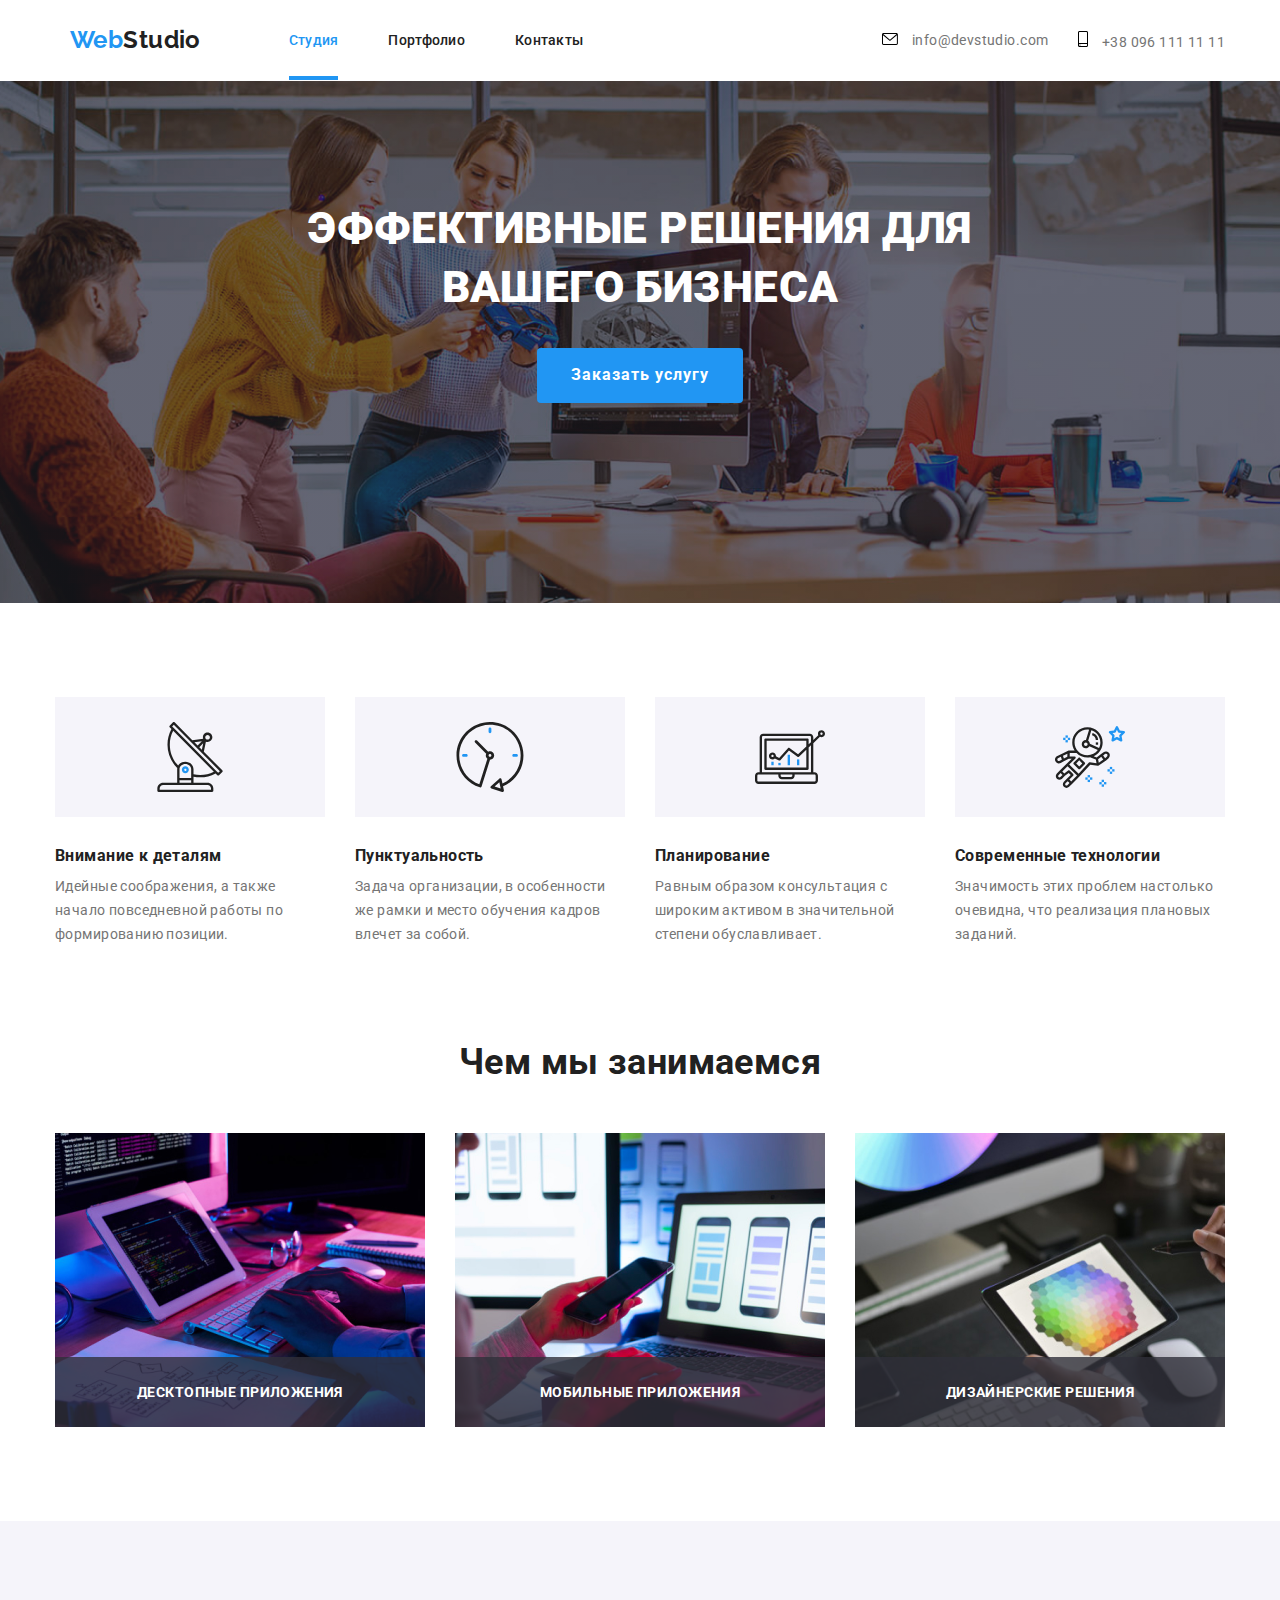
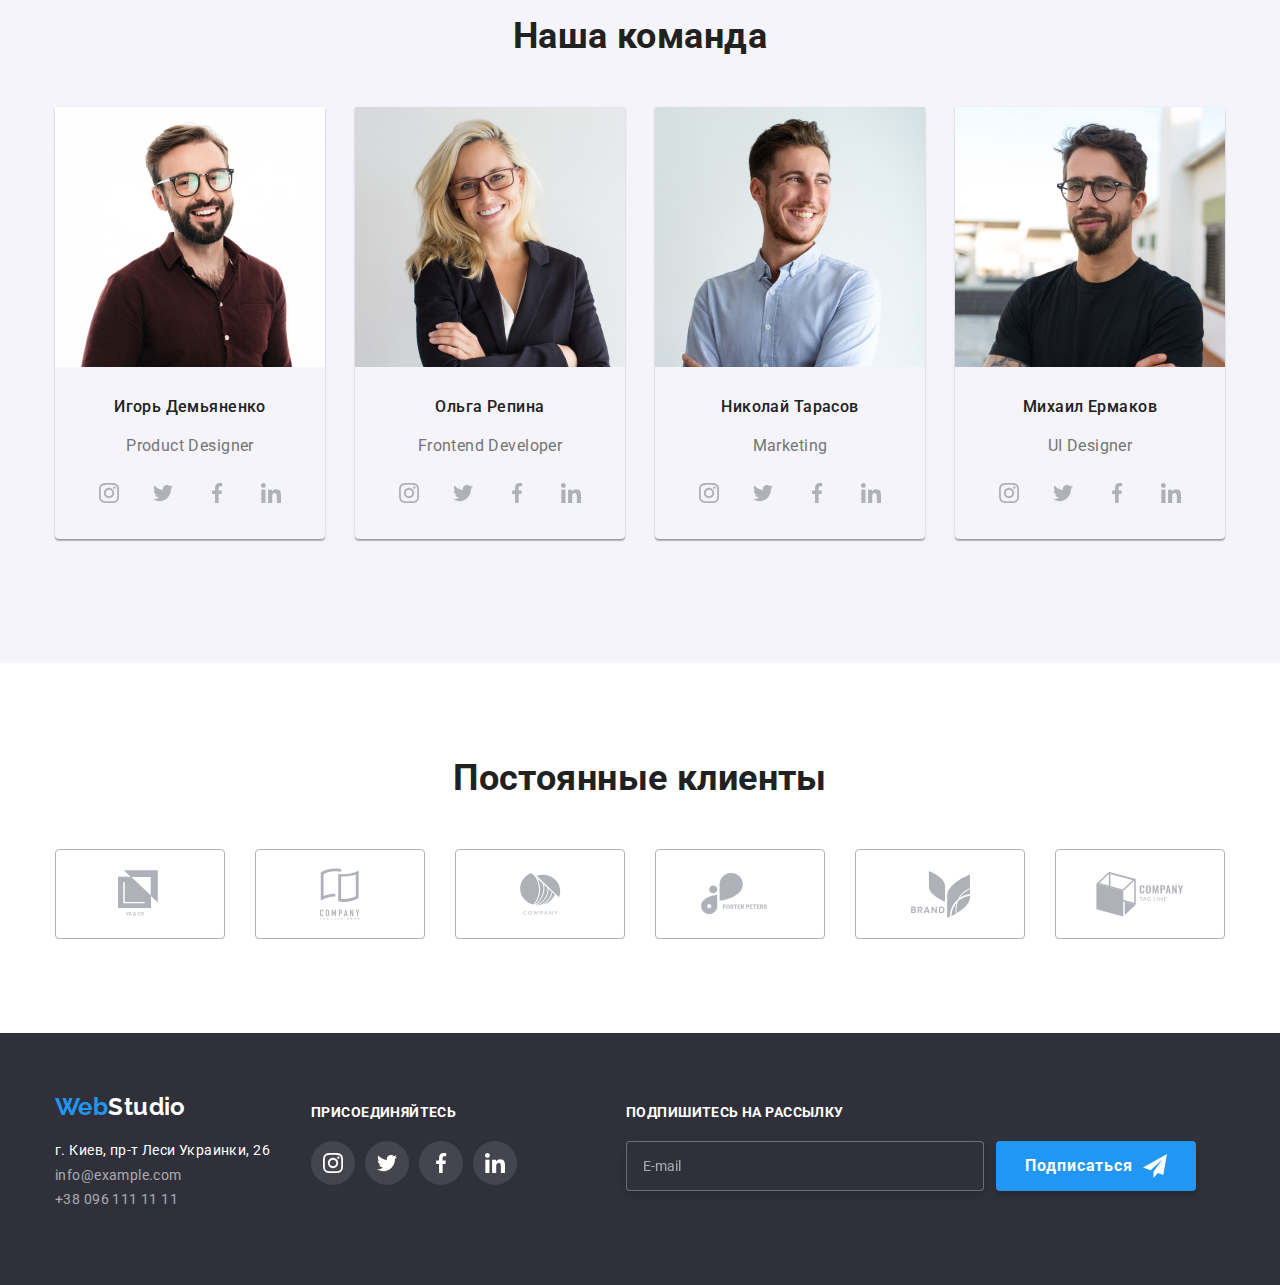
<file: index.html>
<!DOCTYPE html>
<html lang="ru">
<head>
    <meta charset="UTF-8">
    <meta http-equiv="X-UA-Compatible" content="IE=edge">
    <meta name="viewport" content="width=device-width, initial-scale=1.0">
    <title>Студия</title>
    <link rel="preconnect" href="https://fonts.gstatic.com">
    <link href="https://fonts.googleapis.com/css2?family=Raleway:wght@700&family=Roboto:wght@400;500;700;900&display=swap" rel="stylesheet">
    <link rel="stylesheet" href="./modern-normalize.css"/>
    <link rel="stylesheet" href="./css/main.min.css"/>
</head>
<body>
    <!-- Header -->
    <header class="header-section"> 
                <!-- Navigation -->
        <div class="header container">
            <nav class="nav">
                <a href="index.html" class="logo"><span class="logo-accent">Web</span>Studio</a>
                <ul class="nav-list list">
                    <li class="nav-item"><a href="index.html"  class="nav-title-link nav-link-hover current list">Студия</a></li>
                    <li class="nav-item"><a href="portfolio.html" class="nav-title-link nav-link-hover list">Портфолио</a></li>
                    <li class="nav-item"><a href="" class="nav-title-link nav-link-hover list">Контакты</a></li>
                </ul>
            </nav>
            <button class="mobile-open-btn" data-menu-button>
                <svg class="mobile-open-icon">
                    <use href="./images/sprite/sprite.svg#icon-menu"></use>
                </svg>
            </button>
            <ul class="contacts-list list">
                <li class="contacts-item">
                    <a href="mailto:info@devstudio.com" class="contacts-link list">
                        <svg class="svg-mail">
                            <use href="./images/sprite/sprite.svg#icon-envelope"></use>
                        </svg>
                        info@devstudio.com</a>
                </li>
                <li class="contacts-item">
                    <a href="tel+380961111111" class="contacts-link list">
                        <svg class="svg-tell">
                            <use href="./images/sprite/sprite.svg#icon-smartphone"></use>
                        </svg>
                        +38 096 111 11 11</a>
                </li>
            </ul>
        </div>
        <div class="mobile-menu" data-menu>
            <button class="mobile-close-menu-btn" data-menu-close>
                <svg class="mobile-close-menu-icon">
                    <use href="./images/sprite/sprite.svg#icon-close-mobile"></use>
                </svg>
            </button>
            <ul class="mobile-menu-list list">
                <li class="mobile-menu-item">
                    <a href="" class="mobile-menu-list-link list current">Студия</a>
                </li>
                <li class="mobile-menu-item">
                    <a href="" class="mobile-menu-list-link list">Портфолио</a>
                </li>
                <li class="mobile-menu-item">
                    <a href="" class="mobile-menu-list-link list">Контакты</a>
                </li>
            </ul>
            <ul class="mobile-contacts-list list">
                <li class="mobile-contact-item">
                    <a href="tel+380961111111" class="mobile-contacts-link list current">+38 096 111 11 11</a>
                </li>
                <li class="mobile-contact-item">
                    <a href="mailto:info@devstudio.com" class="mobile-contacts-link list special-info">info@devstudio.com</a>
                </li>
            </ul>
            <ul class="mobile-social-list list">
                <li class="mobile-social-item">
                    <a href="" class="mobile-social-list-link list">Instagram</a>
                </li>
                <li class="mobile-social-item">
                    <a href="" class="mobile-social-list-link list">Twitter</a>
                </li>
                <li class="mobile-social-item">
                    <a href="" class="mobile-social-list-link list">Facebook</a>
                </li>
                <li class="mobile-social-item">
                    <a href="" class="mobile-social-list-link list">LinkedIn</a>
                </li>
            </ul>
        </div>
    </header>
    <!--Main-content -->
    <main>   
        <!-- Hero -->
            <div class="hero-overlay">
                 <div class="hero-container">
                    <h1 class="hero-title">Эффективные решения для вашего бизнеса</h1>
                    <button type="button" class="modal-btn-hero" data-modal-open>Заказать услугу</button>
                </div>
            </div>
        </section>
        <!-- Наши преимущества -->
        <section class="advantages section">
            <div class="container">
                <h2 class="visually-hidden">Наши преимущества</h2>
                <ul class="advantages-list list">
                    <li class="advantages-item antenna">
                        <h3 class="advantages-title">Внимание к деталям</h3>
                        <p class="advantages-text">Идейные соображения, а также начало повседневной работы по формированию позиции.</p>
                    </li>
                    <li class="advantages-item clock">
                        <h3 class="advantages-title">Пунктуальность</h3>
                        <p class="advantages-text">Задача организации, в особенности же рамки и место обучения кадров влечет за собой.
                        </p>
                    </li>
                    <li class="advantages-item diagram">
                        <h3 class="advantages-title">Планирование</h3>
                        <p class="advantages-text">Равным образом консультация с широким активом в значительной степени обуславливает.
                        </p>
                    </li>
                    <li class="advantages-item item astronaut">
                        <h3 class="advantages-title">Современные технологии</h3>
                        <p class="advantages-text">Значимость этих проблем настолько очевидна, что реализация плановых заданий.</p>
                    </li>
                </ul>
            </div>
        </section>
        <!-- business -->
        <section class="business section no-padding">
            <div class="container">
                <h2 class="section-title">Чем мы занимаемся</h2>
                <ul class="business-list list">
                    <li class="business-item">
                        <picture>
                            <source srcset="./images/business/business1-x2.jpg 2x">
                            <img src="./images/business/business1-x1.jpg" alt="Работа за ноутбуком1">
                        </picture>
                        <p class="bussiness-lable">Десктопные приложения</p>
                    </li>
                    <li class="business-item">
                        <picture>
                            <source srcset="./images/business/business2-x2.jpg 2x">
                            <img src="./images/business/business2-x1.jpg" alt="Работа за ноутбуком2">
                        </picture>
                        <p class="bussiness-lable">Мобильные приложения</p>
                    </li>
                    <li class="business-item">
                        <picture>
                            <source srcset="./images/business/business3-x2.jpg 2x">
                            <img src="./images/business/business3-x1.jpg" alt="Работа за ноутбуком3">
                        </picture>
                        <p class="bussiness-lable">Дизайнерские решения</p>
                    </li>
                </ul>
            </div>
        </section>
        <!-- Team -->
        <section class="team section gray-background">
            <div class="container">
                <h2 class="section-title">Наша команда</h2>
                <ul class="team-list list">
                    <li class="team-item">
                        <div class="thumb">
                            <picture>
                                <source srcset="./images/team/team1-desctopx1.jpg 1x, ./images/team/team1-desctopx2.jpg 2x" media="(min-width: 1200px)">
                                <source srcset="./images/team/team1-tabletx1.jpg 1x, ./images/team/team1-tabletx2.jpg 2x" media="(min-width: 768px)">
                                <source srcset="./images/team/team1-x2.jpg 2x" media="(min-width: 320px)">
                                <img src="./images/team/team1-x1.jpg" alt="Игорь Демьяненко"
                                />
                            </picture>
                         </div>
                        <div class="team-text-container">
                            <h3 class="team-title">Игорь Демьяненко</h3>
                            <p class="team-text">Product Designer</p>
                            <ul class="team-social-list list">
                                <li class="team-social-item">
                                    <a href="" class="social-link list">
                                        <svg class="team-social-icon">
                                            <use href="./images/sprite/sprite.svg#icon-instagram2"></use>
                                        </svg>
                                    </a>
                                </li>
                                <li class="team-social-item">
                                    <a href="" class="social-link list">
                                        <svg class="team-social-icon">
                                            <use href="./images/sprite/sprite.svg#icon-twitter1"></use>
                                        </svg>
                                    </a>
                                </li>
                                <li class="team-social-item">
                                    <a href="" class="social-link list">
                                        <svg class="team-social-icon">
                                            <use href="./images/sprite/sprite.svg#icon-facebook1"></use>
                                        </svg>
                                    </a>
                                </li>
                                <li class="team-social-item">
                                    <a href="" class="social-link list">
                                        <svg class="team-social-icon">
                                            <use href="./images/sprite/sprite.svg#icon-linkedin1"></use>
                                        </svg>
                                    </a>
                                </li>
                            </ul>
                        </div>
                    </li>
                    <li class="team-item">
                        <div class="thumb">
                            <picture>
                                <source srcset="./images/team/team2-desctopx1.jpg 1x, ./images/team/team2-desctopx2.jpg 2x" media="(min-width: 1200px)">
                                <source srcset="./images/team/team2-tabletx1.jpg, ./images/team/team2-tabletx2.jpg" media="(min-width:768px)">
                                <source srcset="./images/team/team2-x2.jpg 2x" media="(min-width: 320px)">
                                <img src="./images/team/team2-x1.jpg" alt="Ольга Репина"
                                />
                            </picture>
                        </div>
                        <div class="team-text-container">
                            <h3 class="team-title">Ольга Репина</h3>
                            <p class="team-text">Frontend Developer</p>
                            <ul class="team-social-list list">
                                <li class="team-social-item">
                                    <a href="" class="social-link list">
                                        <svg class="team-social-icon">
                                            <use href="./images/sprite/sprite.svg#icon-instagram2"></use>
                                        </svg>
                                    </a>
                                </li>
                                <li class="team-social-item">
                                    <a href="" class="social-link list">
                                        <svg class="team-social-icon">
                                            <use href="./images/sprite/sprite.svg#icon-twitter1"></use>
                                        </svg>
                                    </a>
                                </li>
                                <li class="team-social-item">
                                    <a href="" class="social-link list">
                                        <svg class="team-social-icon">
                                            <use href="./images/sprite/sprite.svg#icon-facebook1"></use>
                                        </svg>
                                    </a>
                                </li>
                                <li class="team-social-item">
                                    <a href="" class="social-link list">
                                        <svg class="team-social-icon">
                                            <use href="./images/sprite/sprite.svg#icon-linkedin1"></use>
                                        </svg>
                                    </a>
                                </li>
                            </ul>
                        </div>
                    </li>
                    <li class="team-item">
                        <div class="thumb">
                            <picture>
                                <source srcset="./images/team/team3-desctopx1.jpg 1x, ./images/team/team3-desctopx2.jpg 2x" media="(min-width:1200px)">
                                <source srcset="./images/team/team3-tabletx1.jpg 1x, ./images/team/team3-tabletx2.jpg 2x" media="(min-width:768px)">
                                <source srcset="./images/team/team3-x2.jpg 2x" media="(min-width:320px)">
                                <img src="./images/team/team3-x1.jpg" alt="Николай Тарасов"
                                />
                            </picture>
                        </div>
                        <div class="team-text-container">
                            <h3 class="team-title">Николай Тарасов</h3>
                            <p class="team-text">Marketing</p>
                            <ul class="team-social-list list">
                                <li class="team-social-item">
                                    <a href="" class="social-link list">
                                        <svg class="team-social-icon">
                                            <use href="./images/sprite/sprite.svg#icon-instagram2"></use>
                                        </svg>
                                    </a>
                                </li>
                                <li class="team-social-item">
                                    <a href="" class="social-link list">
                                        <svg class="team-social-icon">
                                            <use href="./images/sprite/sprite.svg#icon-twitter1"></use>
                                        </svg>
                                    </a>
                                </li>
                                <li class="team-social-item">
                                    <a href="" class="social-link list">
                                        <svg class="team-social-icon">
                                            <use href="./images/sprite/sprite.svg#icon-facebook1"></use>
                                        </svg>
                                    </a>
                                </li>
                                <li class="team-social-item">
                                    <a href="" class="social-link list">
                                        <svg class="team-social-icon">
                                            <use href="./images/sprite/sprite.svg#icon-linkedin1"></use>
                                        </svg>
                                    </a>
                                </li>
                            </ul>
                        </div>
                    </li>
                    <li class="team-item">
                        <div class="thumb">
                            <picture>
                                <source srcset="./images/team/team4-desctopx1.jpg 1x, ./images/team/team4-desctopx2.jpg 2x" media="(min-width: 1200px)">
                                <source srcset="./images/team/team4-tabletx1.jpg, ./images/team/team4-tabletx2.jpg 2x" media="(min-width: 768px)">
                                <source srcset="./images/team/team4-x2.jpg 2x" media="(min-width:320px)">
                                <img src="./images/team/team4-x1.jpg" alt="Михаил Ермаков"
                                />
                            </picture>
                        </div>
                        <div class="team-text-container">
                            <h3 class="team-title">Михаил Ермаков</h3>
                            <p class="team-text">UI Designer</p>
                            <ul class="team-social-list list">
                                <li class="team-social-item">
                                    <a href="" class="social-link list">
                                        <svg class="team-social-icon">
                                            <use href="./images/sprite/sprite.svg#icon-instagram2"></use>
                                        </svg>
                                    </a>
                                </li>
                                <li class="team-social-item">
                                    <a href="" class="social-link list">
                                        <svg class="team-social-icon">
                                            <use href="./images/sprite/sprite.svg#icon-twitter1"></use>
                                        </svg>
                                    </a>
                                </li>
                                <li class="team-social-item">
                                    <a href="" class="social-link list">
                                        <svg class="team-social-icon">
                                            <use href="./images/sprite/sprite.svg#icon-facebook1"></use>
                                        </svg>
                                    </a>
                                </li>
                                <li class="team-social-item">
                                    <a href="" class="social-link list">
                                        <svg class="team-social-icon">
                                            <use href="./images/sprite/sprite.svg#icon-linkedin1"></use>
                                        </svg>
                                    </a>
                                </li>
                            </ul>
                        </div>
                    </li>
                </ul>
            </div>
            
        </section>

    </main>
    <!-- Our partners -->
    <section class="parthners section">
        <div class="parthners-container container">
            <h2 class="section-title">Постоянные клиенты</h2>
            <ul class="parthners-list list">
                <li class="parthners-list-item">
                    <a href="" class="parthners-list-link list">
                        <svg class="parthners-list-icon" width="44px" height="49px">
                            <use href="./images/sprite/sprite.svg#icon-logo1"></use>
                        </svg>
                    </a>
                </li>
                <li class="parthners-list-item">
                    <a href="" class="parthners-list-link list">
                        <svg class="parthners-list-icon" width="40px" height="52px">
                            <use href="./images/sprite/sprite.svg#icon-logo2"></use>
                        </svg>
                    </a>
                </li>
                <li class="parthners-list-item">
                    <a href="" class="parthners-list-link list">
                        <svg  class="parthners-list-icon" width="41px" height="42px">
                            <use href="./images/sprite/sprite.svg#icon-logo3"></use>
                        </svg>
                    </a>
                </li>
                <li class="parthners-list-item">
                    <a href="" class="parthners-list-link list">
                        <svg class="parthners-list-icon" width="79px" height="42px">
                            <use href="./images/sprite/sprite.svg#icon-logo4"></use>
                        </svg>
                    </a>
                </li>
                <li class="parthners-list-item">
                    <a href="" class="parthners-list-link list">
                        <svg class="parthners-list-icon" width="59px" height="47px">
                            <use href="./images/sprite/sprite.svg#icon-logo5"></use>
                        </svg>
                    </a>
                </li>
                <li class="parthners-list-item">
                    <a href="" class="parthners-list-link list">
                        <svg class="parthners-list-icon" width="88px" height="45px">
                            <use href="./images/sprite/sprite.svg#icon-logo6"></use>
                        </svg>
                    </a>
                </li>
            </ul>
        </div>
    </section>
    
    <!-- Footer -->
    <footer class="footer">
        <div class="footer-flex container">
            <div class="footer-flex-wrapper">
                <div class="footer-info-section">
                    <div class="footer-logo">
                        <a href="index.html" class="logo footer-logo "><span class="logo-accent">Web</span><span class="logo-studio-white">Studio</span></a>
                    </div>    
                    <address class="footer-address">г. Киев, пр-т Леси Украинки, 26</address>
                    <ul class="footer-list list">
                        <li class="footer-contacts-item"><a href="mailto:info@example.com" class="footer-contacts link">info@example.com</a></li>
                        <li class="footer-contacts-item"><a href="tel+380961111111" class="footer-contacts link">+38 096 111 11 11</a></li>
                    </ul>
                </div>
                <!-- _____________SOCIAL-LIST____________ -->
                <div class="footer-social-section">
                    <h2 class="footer-social-title">Присоединяйтесь</h2>
                    <ul class="footer-social-list list">
                        <li class="footer-social-item">
                            <a href="" class="social-link gray-theme list">
                                <svg class="footer-social-list-icon">
                                    <use href="./images/sprite/sprite.svg#icon-instagram2"></use>
                                </svg>
                            </a>
                        </li>
                        <li class="footer-social-item">
                            <a href="" class="social-link gray-theme list">
                                <svg class="footer-social-list-icon">
                                    <use href="./images/sprite/sprite.svg#icon-twitter1"></use>
                                </svg>
                            </a>
                        </li>
                        <li class="footer-social-item">
                            <a href="" class="social-link gray-theme list">
                                <svg class="footer-social-list-icon">
                                    <use href="./images/sprite/sprite.svg#icon-facebook1"></use>
                                </svg>
                            </a>
                        </li>
                        <li class="footer-social-item">
                            <a href="" class="social-link gray-theme list">
                                <svg class="footer-social-list-icon">
                                    <use href="./images/sprite/sprite.svg#icon-linkedin1"></use>
                                </svg>
                            </a>
                        </li>
                    </ul>
                </div>
            </div>
            <div class="footer-submit-section">
                <h2 class="footer-title">Подпишитесь на рассылку</h2>
                <form action="" class="submit-form">
                    <input name="submit-form-email" type="email" class="submit-input" placeholder="E-mail">
                    <button type="submit" class="submit-form-btn">Подписаться
                        <svg class="submit-form-icon" width="24px" height="24px">
                            <use href="./images/sprite/sprite.svg#icons-send"></use>
                        </svg>
                    </button>
                </form>
            </div>
        </div>
    </footer> 
    <!-- ________________BACKDROP______________ -->
    <div class="backdrop is-hidden" data-modal>
        <div class="modal">
           <button class="modal-close-btn" data-modal-close>
               <svg class="modal-close-logo">
                    <use href="./images/sprite/sprite.svg#icon-close"></use>
                </svg>
           </button>
           <!--------------------MODAL-FORM ------------------->
           <h2 class="modal-form-title">Оставьте свои данные, мы вам перезвоним</h2>
           <form action="" class="modal-form">
                <label class="modal-form-field">
                    Имя
                    <span class="modal-form-input-wrapper">
                            <input name="form-name" class="modal-form-input" type="text">
                        <svg class="modal-input-icon">
                            <use href="./images/sprite/sprite.svg#icon-person-black-modal"></use>
                        </svg>
                    </span>
                </label>
                <label  class="modal-form-field">
                    Телефон
                    <span class="modal-form-input-wrapper">
                        <input name="form-tell" class="modal-form-input" type="tel">
                    <svg class="modal-input-icon">
                        <use href="./images/sprite/sprite.svg#icon-phone-black-modal"></use>
                    </svg>
                    </span>
                </label>
                <label class="modal-form-field">
                    Почта
                    <span class="modal-form-input-wrapper">
                            <input name="form-email" class="modal-form-input" type="email">
                        <svg class="modal-input-icon">
                            <use href="./images/sprite/sprite.svg#icon-email-black-modal"></use>
                        </svg>
                    </span>
                    
                </label>
                <label for="" class="modal-form-field">
                    Комментарий
                    <textarea name="form-field" class="modal-form-message" placeholder="Введите текст"></textarea>
                </label>
                <input id="form-term" name="form-term" type="checkbox" name="" class="modal-form-term visually-hidden">   
                <label for="form-term" class="modal-form-text-descr">Соглашаюсь с рассылкой и принимаю <a class="modal-form-desc-conditions" href="">Условия договора</a></label>  
                <button type="submit" class="submit-modal-button">Отправить</button>
           </form>
        </div>
    </div>

    <script src="./js/model.js"></script>
    <script src="./js/menu.js"></script>
</body>
</html>
</file>
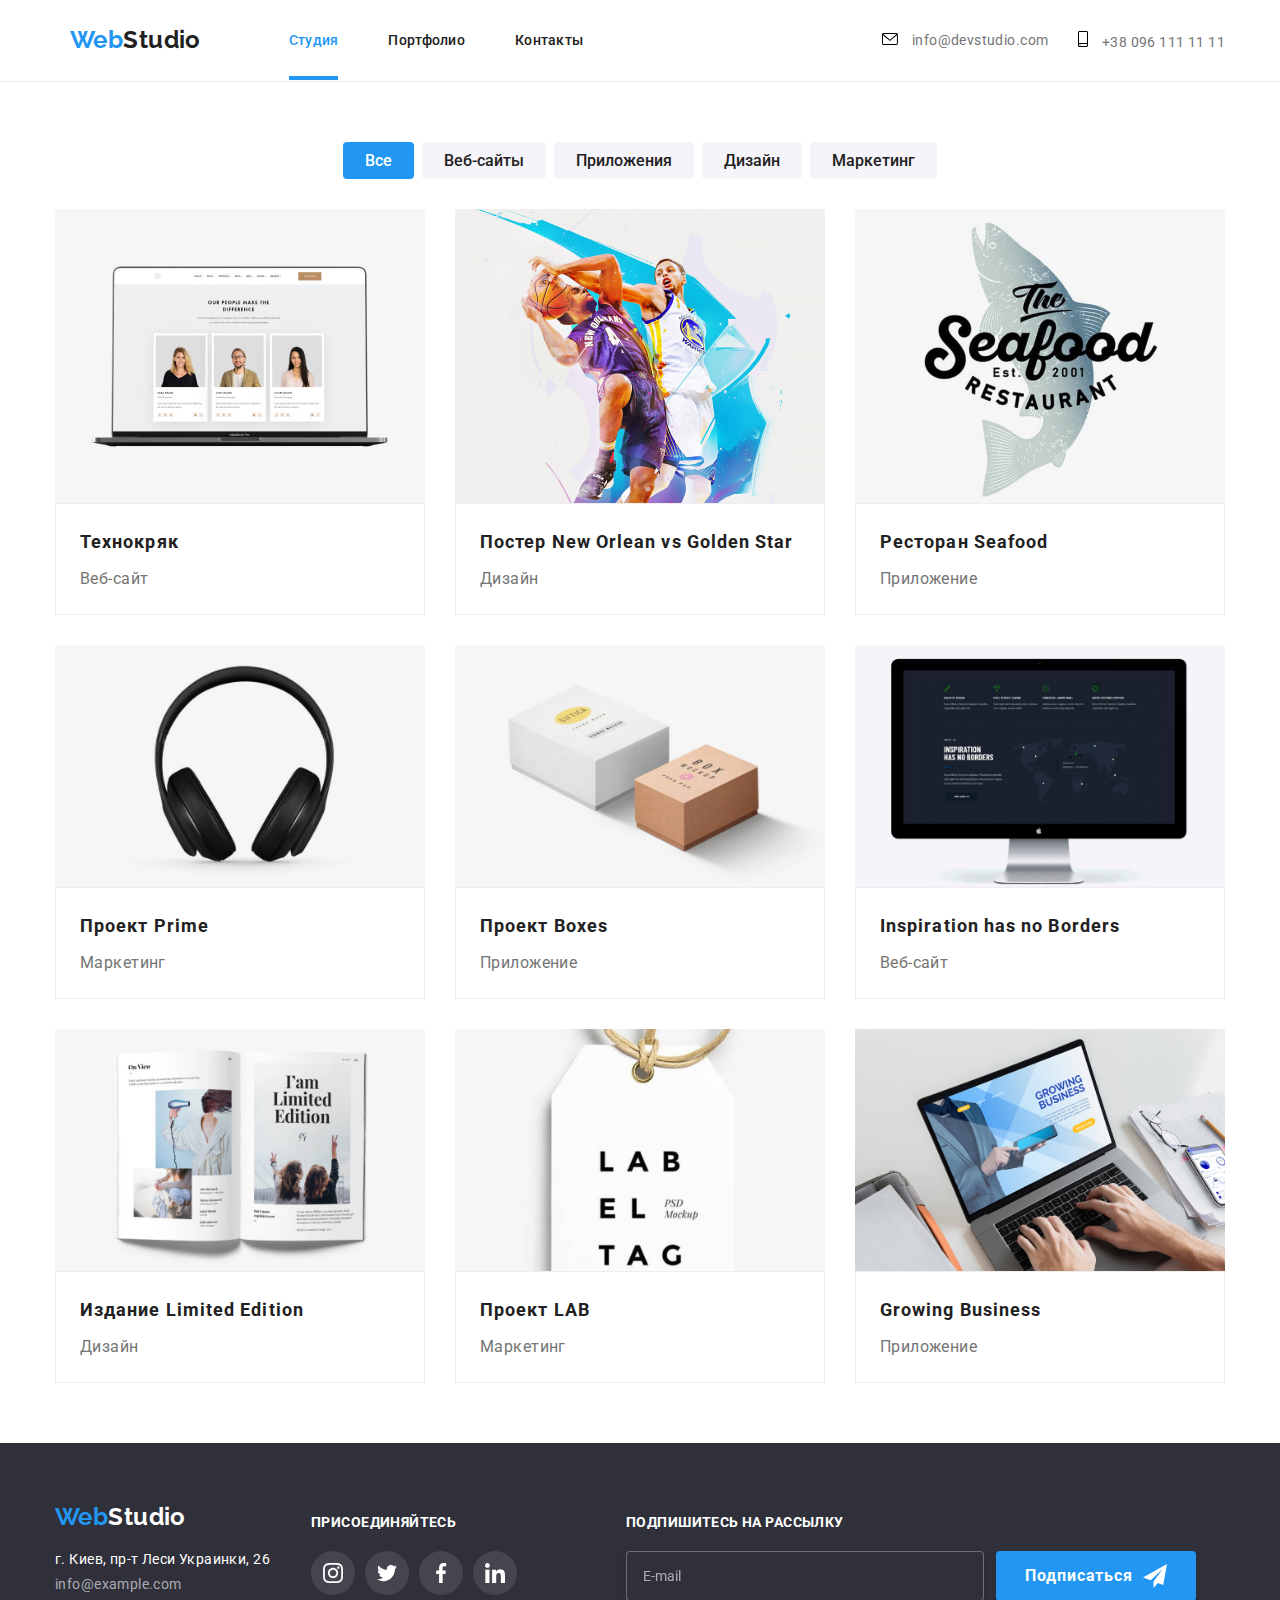
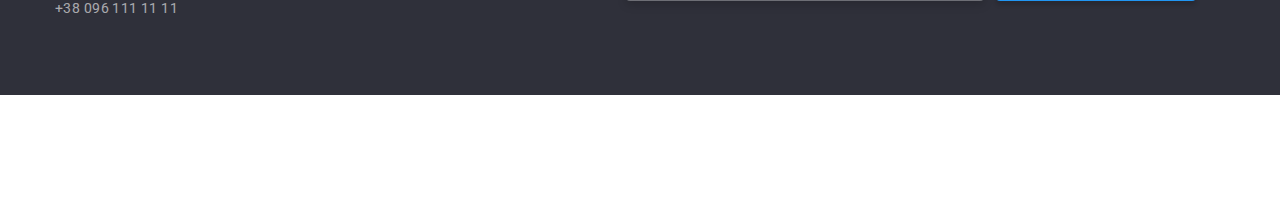
<file: portfolio.html>
<!DOCTYPE html>
<html lang="ru">
<head>
    <meta charset="UTF-8">
    <meta http-equiv="X-UA-Compatible" content="IE=edge">
    <meta name="viewport" content="width=device-width, initial-scale=1.0">
    <title>Портфолио</title>
    <link rel="preconnect" href="https://fonts.gstatic.com">
    <link href="https://fonts.googleapis.com/css2?family=Raleway:wght@700&family=Roboto:wght@400;500;700;900&display=swap" rel="stylesheet">
    <link rel="stylesheet" href="https://cdnjs.cloudflare.com/ajax/libs/modern-normalize/1.0.0/modern-normalize.min.css"/>
    <link rel="stylesheet" href="./css/main.min.css">
</head>
<body>
    <!-- Header -->
    <header class="header-section border"> 
                <!-- Navigation -->
        <div class="header container">
            <nav class="nav">
                <a href="index.html" class="logo"><span class="logo-accent">Web</span>Studio</a>
                <ul class="nav-list list">
                    <li class="nav-item"><a href="index.html"  class="nav-title-link nav-link-hover current list">Студия</a></li>
                    <li class="nav-item"><a href="portfolio.html" class="nav-title-link nav-link-hover list">Портфолио</a></li>
                    <li class="nav-item"><a href="" class="nav-title-link nav-link-hover list">Контакты</a></li>
                </ul>
            </nav>
            <button class="mobile-open-btn" data-menu-button>
                <svg class="mobile-open-icon">
                    <use href="./images/sprite/sprite.svg#icon-menu"></use>
                </svg>
            </button>
            <ul class="contacts-list list">
                <li class="contacts-item">
                    <a href="mailto:info@devstudio.com" class="contacts-link list">
                        <svg class="svg-mail">
                            <use href="./images/sprite/sprite.svg#icon-envelope"></use>
                        </svg>
                        info@devstudio.com</a>
                </li>
                <li class="contacts-item">
                    <a href="tel+380961111111" class="contacts-link list">
                        <svg class="svg-tell">
                            <use href="./images/sprite/sprite.svg#icon-smartphone"></use>
                        </svg>
                        +38 096 111 11 11</a>
                </li>
            </ul>
        </div>
        <div class="mobile-menu" data-menu>
            <button class="mobile-close-menu-btn" data-menu-close>
                <svg class="mobile-close-menu-icon">
                    <use href="./images/sprite/sprite.svg#icon-close-mobile"></use>
                </svg>
            </button>
            <ul class="mobile-menu-list list">
                <li class="mobile-menu-item">
                    <a href="" class="mobile-menu-list-link list current">Студия</a>
                </li>
                <li class="mobile-menu-item">
                    <a href="" class="mobile-menu-list-link list">Портфолио</a>
                </li>
                <li class="mobile-menu-item">
                    <a href="" class="mobile-menu-list-link list">Контакты</a>
                </li>
            </ul>
            <ul class="mobile-contacts-list list">
                <li class="mobile-contact-item">
                    <a href="tel+380961111111" class="mobile-contacts-link list current">+38 096 111 11 11</a>
                </li>
                <li class="mobile-contact-item">
                    <a href="mailto:info@devstudio.com" class="mobile-contacts-link list special-info">info@devstudio.com</a>
                </li>
            </ul>
            <ul class="mobile-social-list list">
                <li class="mobile-social-item">
                    <a href="" class="mobile-social-list-link list">Instagram</a>
                </li>
                <li class="mobile-social-item">
                    <a href="" class="mobile-social-list-link list">Twitter</a>
                </li>
                <li class="mobile-social-item">
                    <a href="" class="mobile-social-list-link list">Facebook</a>
                </li>
                <li class="mobile-social-item">
                    <a href="" class="mobile-social-list-link list">LinkedIn</a>
                </li>
            </ul>
        </div>
        <div class="mobile-menu" data-menu>
            <button class="mobile-close-menu-btn" data-menu-close>
                <svg class="mobile-close-menu-icon">
                    <use href="./images/sprite/sprite.svg#icon-close-mobile"></use>
                </svg>
            </button>
            <ul class="mobile-menu-list list">
                <li class="mobile-menu-item">
                    <a href="" class="mobile-menu-list-link list current">Студия</a>
                </li>
                <li class="mobile-menu-item">
                    <a href="" class="mobile-menu-list-link list">Портфолио</a>
                </li>
                <li class="mobile-menu-item">
                    <a href="" class="mobile-menu-list-link list">Контакты</a>
                </li>
            </ul>
            <ul class="mobile-contacts-list list">
                <li class="mobile-contact-item">
                    <a href="tel+380961111111" class="mobile-contacts-link list current">+38 096 111 11 11</a>
                </li>
                <li class="mobile-contact-item">
                    <a href="mailto:info@devstudio.com" class="mobile-contacts-link list special-info">info@devstudio.com</a>
                </li>
            </ul>
            <ul class="mobile-social-list list">
                <li class="mobile-social-item">
                    <a href="" class="mobile-social-list-link list">Instagram</a>
                </li>
                <li class="mobile-social-item">
                    <a href="" class="mobile-social-list-link list">Twitter</a>
                </li>
                <li class="mobile-social-item">
                    <a href="" class="mobile-social-list-link list">Facebook</a>
                </li>
                <li class="mobile-social-item">
                    <a href="" class="mobile-social-list-link list">LinkedIn</a>
                </li>
            </ul>
        </div>
    </header>
    <!-- Main-content -->
    <main>
        <!-- <h2>Фильтры</h2> -->
        <section class="filter section">
            <div class="container">
                <ul class="filter-list list">
                    <li class="filter-item"><button type="button" class="filter-button current-filter">Все</button></li>
                    <li class="filter-item"><button type="button" class="filter-button">Веб-сайты</button></li>
                    <li class="filter-item"><button type="button" class="filter-button">Приложения</button></li>
                    <li class="filter-item"><button type="button" class="filter-button">Дизайн</button></li>
                    <li class="filter-item"><button type="button" class="filter-button">Маркетинг</button></li>
                </ul>
                <!-- <h2>Список</h2> -->
                <ul class="project-list list">
                    <li class="project-item list">
                        <div class="project-hover-icon list">
                            <a href="" class="project-hover-icon list">
                                <div class="project-thumb">
                                    <p class="project-overlay">Технокряк это современная площадка распространения коронавируса. Компании используют эту платформу для цифрового шпионажа и атак на защищённые сервера конкурентов.</p>
                                    <picture>
                                        <source srcset="./images/project/project1-pcx1.jpg 1x, ./images/project/project1-pcx2.jpg 2x" media="(min-width:1200px)">
                                        <source srcset="./images/project/project1-tabletx1.jpg 1x, ./images/project/project1-tabletx2.jpg 2x" media="(min-width:768px)">
                                        <source srcset="./images/project/projectx2.jpg 2x" media="(min-width:320px)"/>
                                        <img src="./images/project/projectx1.jpg" alt="Технокряк" />
                                    </picture>
                                </div>
                                <div class="project-text-container">
                                    <h3 class="projects-title">Технокряк</h3>
                                    <p class="project-text">Веб-сайт</p>
                                </div>
                            </a>
                        </div>
                    </li>
                    <li class="project-item">
                        <div class="project-hover-icon">
                            <a href="" class="project-hover-icon list">
                                <div class="project-thumb">
                                    <picture>
                                        <source srcset="./images/project/project2-pcx1.jpg 1x, ./images/project/project2-pcx2.jpg 2x" media="(min-width:1200px)">
                                        <source srcset="./images/project/project2-tabletx1.jpg 1x, ./images/project/project2-tabletx2.jpg 2x" media="(min-width:768px)">
                                        <source srcset="./images/project/project1-x2.jpg 2x" media="(min-width:320px)"/>
                                        <img src="./images/project/project1-x1.jpg" alt="New orlean vs Golden star"/>
                                    </picture>
                                    <p class="project-overlay">Технокряк это современная площадка распространения коронавируса. Компании используют эту платформу для цифрового шпионажа и атак на защищённые сервера конкурентов.</p>
                                </div>
                                <div class="project-text-container">
                                    <h3 class="projects-title">Постер New Orlean vs Golden Star </h3>
                                    <p class="project-text">Дизайн</p>
                                </div>
                            </a>
                        </div>
                    </li>
                    <li class="project-item">
                        <div class="project-hover-icon">
                            <a href="" class="project-hover-icon list">
                                <div class="project-thumb">
                                    <picture>
                                        <source srcset="./images/project/project3-pcx1.jpg 1x, ./images/project/project3-pcx2.jpg 2x" media="(min-width:1200px)">
                                        <source srcset="./images/project/project3-tabletx1.jpg 1x, ./images/project/project3-tabletx2.jpg 2x" media="(min-width:768px)">
                                        <source srcset="./images/project/project2-x2.jpg 2x" media="(min-width:320px)"/>
                                        <img src="./images/project/project2-x1.jpg" alt="Seafood" />
                                    </picture>
                                    <p class="project-overlay">Технокряк это современная площадка распространения коронавируса. Компании используют эту платформу для цифрового шпионажа и атак на защищённые сервера конкурентов.</p>
                                </div>
                                <div class="project-text-container">
                                    <h3 class="projects-title">Ресторан Seafood</h3>
                                    <p class="project-text">Приложение</p>
                                </div>
                            </a>    
                        </div>
                    </li>
                    <li class="project-item">
                        <div class="project-hover-icon">
                            <a href="" class="project-hover-icon list">
                                <div class="project-thumb">
                                    <picture>
                                        <source srcset="./images/project/project4-pcx1.jpg 1x, ./images/project/project4-pcx2.jpg 2x" media="(min-width:1200px)">
                                        <source srcset="./images/project/project4-tabletx1.jpg 1x, ./images/project/project4-tabletx2.jpg 2x" media="(min-width:768px)">
                                        <source srcset="./images/project/project3-x2.jpg 2x" media="(min-width:320px)"/>
                                        <img src="./images/project/project3-x1.jpg" alt="Prime"/>
                                    </picture>
                                    <p class="project-overlay">Технокряк это современная площадка распространения коронавируса. Компании используют эту платформу для цифрового шпионажа и атак на защищённые сервера конкурентов.</p>
                                </div>
                                <div class="project-text-container">
                                    <h3 class="projects-title">Проект Prime</h3>
                                    <p class="project-text">Маркетинг</p>
                                </div>
                            </a>
                        </div>
                    </li>
                    <li class="project-item">
                        <div class="project-hover-icon">
                            <a href="" class="project-hover-icon list">
                                <div class="project-thumb">
                                    <picture>
                                        <source srcset="./images/project/project5-pcx1.jpg 1x, ./images/project/project5-pcx2.jpg 2x" media="(min-width:1200px)">
                                        <source srcset="./images/project/project5-tabletx1.jpg 1x, ./images/project/project5-tabletx2.jpg 2x" media="(min-width:768px)">
                                        <source srcset="./images/project/project4-x2.jpg 2x" media="(min-width:320px)"/>
                                        <img src="./images/project/project4-x1.jpg" alt="Boxes" />
                                    </picture>
                                    <p class="project-overlay">Технокряк это современная площадка распространения коронавируса. Компании используют эту платформу для цифрового шпионажа и атак на защищённые сервера конкурентов.</p>
                                </div>
                                <div class="project-text-container">
                                    <h3 class="projects-title">Проект Boxes</h3>
                                    <p class="project-text">Приложение</p>
                                </div>
                            </a>    
                        </div>
                    </li>
                    <li class="project-item">
                        <div class="project-hover-icon">
                            <a href="" class="project-hover-icon list">
                                <div class="project-thumb">
                                    <picture>
                                        <source srcset="./images/project/project6-pcx1.jpg 1x, ./images/project/project6-pcx2.jpg 2x" media="(min-width:1200px)">
                                        <source srcset="./images/project/project6-tabletx1.jpg 1x, ./images/project/project6-tabletx2.jpg 2x" media="(min-width:768px)">
                                        <source srcset="./images/project/project5-x2.jpg 2x" media="(min-width:320px)"/>
                                        <img src="./images/project/project5-x1.jpg" alt="Inspiration has no Borders" />
                                    </picture>
                                    <p class="project-overlay">Технокряк это современная площадка распространения коронавируса. Компании используют эту платформу для цифрового шпионажа и атак на защищённые сервера конкурентов.</p>
                                </div>
                                <div class="project-text-container">
                                    <h3 class="projects-title">Inspiration has no Borders</h3>
                                    <p class="project-text">Веб-сайт</p>
                                </div>
                            </a>
                        </div>
                    </li>
                        <li class="project-item">
                            <div class="project-hover-icon">
                            <a href="" class="project-hover-icon list">
                                <div class="project-thumb">
                                    <picture>
                                        <source srcset="./images/project/project7-pcx1.jpg 1x, ./images/project/project7-pcx2.jpg 2x" media="(min-width:1200px)">
                                        <source srcset="./images/project/project7-tabletx1.jpg 1x, ./images/project/project7-tabletx2.jpg 2x" media="(min-width:768px)">
                                        <source srcset="./images/project/project6-x2.jpg 2x" media="(min-width:320px)"/>
                                        <img src="./images/project/project6-x1.jpg" alt="Limited Edition"/>
                                    </picture>
                                    <p class="project-overlay">Технокряк это современная площадка распространения коронавируса. Компании используют эту платформу для цифрового шпионажа и атак на защищённые сервера конкурентов.</p>
                                </div>
                                <div class="project-text-container">
                                    <h3 class="projects-title">Издание Limited Edition</h3>
                                    <p class="project-text">Дизайн</p>
                                </div>
                            </a>
                            </div>
                    </li>
                    <li class="project-item">
                        <div class="project-hover-icon">
                            <a href="" class="project-hover-icon list">
                                <div class="project-thumb">
                                    <picture>
                                        <source srcset="./images/project/project8-pcx1.jpg 1x, ./images/project/project8-pcx2.jpg 2x" media="(min-width:1200px)">
                                        <source srcset="./images/project/project8-tabletx1.jpg 1x, ./images/project/project8-tabletx2.jpg 2x" media="(min-width:768px)">
                                        <source srcset="./images/project/project7-x2.jpg 2x" media="(min-width:320px)"/>
                                        <img src="./images/project/project7-x1.jpg" alt="LAB" />
                                    </picture>
                                    <p class="project-overlay">Технокряк это современная площадка распространения коронавируса. Компании используют эту платформу для цифрового шпионажа и атак на защищённые сервера конкурентов.</p>
                                </div>
                                <div class="project-text-container">
                                    <h3 class="projects-title">Проект LAB</h3>
                                    <p class="project-text">Маркетинг</p>
                                </div>
                            </a>
                        </div>  
                    </li>
                    <li class="project-item">
                        <div class="project-hover-icon">
                            <a href="" class="project-hover-icon list">
                                <div class="project-thumb">
                                    <picture>
                                        <source srcset="./images/project/project9-pcx1.jpg 1x, ./images/project/project9-pcx2.jpg 2x" media="(min-width:1200px)">
                                        <source srcset="./images/project/project9-tabletx1.jpg 1x, ./images/project/project9-tabletx2.jpg 2x" media="(min-width:768px)">
                                        <source srcset="./images/project/project8-x2.jpg 2x" media="(min-width:320px)"/>
                                        <img src="./images/project/project8-x1.jpg" alt="Growing Business" />
                                    </picture>
                                    <p class="project-overlay">Технокряк это современная площадка распространения коронавируса. Компании используют эту платформу для цифрового шпионажа и атак на защищённые сервера конкурентов.</p>
                                </div>
                                <div class="project-text-container">
                                    <h3 class="projects-title">Growing Business</h3>
                                    <p class="project-text">Приложение</p>
                                </div>
                            </a>
                        </div>
                    </li>
                </ul>
            </div>
        </section>
    </main> 
    <!-- Footer -->
    <footer class="footer">
        <div class="footer-flex container">
            <div class="footer-flex-wrapper">
                <div class="footer-info-section">
                    <div class="footer-logo">
                        <a href="index.html" class="logo footer-logo "><span class="logo-accent">Web</span><span class="logo-studio-white">Studio</span></a>
                    </div>    
                    <address class="footer-address">г. Киев, пр-т Леси Украинки, 26</address>
                    <ul class="footer-list list">
                        <li class="footer-contacts-item"><a href="mailto:info@example.com" class="footer-contacts link">info@example.com</a></li>
                        <li class="footer-contacts-item"><a href="tel+380961111111" class="footer-contacts link">+38 096 111 11 11</a></li>
                    </ul>
                </div>
                <!-- _____________SOCIAL-LIST____________ -->
                <div class="footer-social-section">
                    <h2 class="footer-social-title">Присоединяйтесь</h2>
                    <ul class="footer-social-list list">
                        <li class="footer-social-item">
                            <a href="" class="social-link gray-theme list">
                                <svg class="footer-social-list-icon">
                                    <use href="./images/sprite/sprite.svg#icon-instagram2"></use>
                                </svg>
                            </a>
                        </li>
                        <li class="footer-social-item">
                            <a href="" class="social-link gray-theme list">
                                <svg class="footer-social-list-icon">
                                    <use href="./images/sprite/sprite.svg#icon-twitter1"></use>
                                </svg>
                            </a>
                        </li>
                        <li class="footer-social-item">
                            <a href="" class="social-link gray-theme list">
                                <svg class="footer-social-list-icon">
                                    <use href="./images/sprite/sprite.svg#icon-facebook1"></use>
                                </svg>
                            </a>
                        </li>
                        <li class="footer-social-item">
                            <a href="" class="social-link gray-theme list">
                                <svg class="footer-social-list-icon">
                                    <use href="./images/sprite/sprite.svg#icon-linkedin1"></use>
                                </svg>
                            </a>
                        </li>
                    </ul>
                </div>
            </div>
            <div class="footer-submit-section">
                <h2 class="footer-title">Подпишитесь на рассылку</h2>
                <form action="" class="submit-form">
                    <input name="submit-form-email" type="email" class="submit-input" placeholder="E-mail">
                    <button type="submit" class="submit-form-btn">Подписаться
                        <svg class="submit-form-icon" width="24px" height="24px">
                            <use href="./images/sprite/sprite.svg#icons-send"></use>
                        </svg>
                    </button>
                </form>
            </div>
        </div>
    </footer> 

    <script src="./js/menu.js"></script>
</body>
</html>
</file>
<file: css/main.min.css>
:root{--primery-text-color: #757575;--title-text-color: #212121;--accent-color: #2196f3;--white-color: #ffffff;--primery-background: #f5f4fa;--second-background: #2f303a;--third-backgound: #e5e5e5;--contacts-footer: rgba(255, 255, 255, 0.6)}.visually-hidden{position:absolute !important;clip:rect(1px 1px 1px 1px);clip:rect(1px, 1px, 1px, 1px);padding:0 !important;border:0 !important;height:1px !important;width:1px !important;overflow:hidden}.is-hidden{opacity:0;visibility:hidden;pointer-events:none}.section.no-padding{padding-top:0}body{background-color:var(--white-color);color:var(--primery-text-color);font-family:'Roboto', sans-serif;font-size:14px;font-weight:400;font-style:normal;letter-spacing:0.03em}h1,h2,h3,p,ul,ol{margin-top:0;margin-bottom:0}img{display:block;max-width:100%;height:auto}.list{list-style:none;text-decoration:none;padding:0;margin:0}.nav-list .current{color:var(--accent-color)}.nav-list .current::after{opacity:1}.container{width:100%;padding:0 15px}@media screen and (min-width: 480px){.container{width:480px;margin:0 auto}}@media screen and (min-width: 768px){.container{width:768px;margin:0 auto}}@media screen and (min-width: 1200px){.container{width:1200px;margin:0 auto}}.section{padding:60px 0}@media screen and (min-width: 1200px){.section{padding:94px 0}}.filter-button{color:var(--title-text-color);background-color:var(--primery-background);font-weight:500;font-size:16px;line-height:1.62;padding:6px 22px;cursor:pointer;border-radius:4px;border:none;outline:none;-webkit-transition-property:color,background-color;transition-property:color,background-color;-webkit-transition-duration:250ms;transition-duration:250ms;-webkit-transition-timing-function:cubic-bezier(0.4, 0, 0.2, 1);transition-timing-function:cubic-bezier(0.4, 0, 0.2, 1)}.filter-button:active{color:var(--white-color);background-color:var(--accent-color)}.modal-btn-hero{color:var(--white-color);background-color:var(--accent-color);border-radius:4px;display:inline-block;text-align:center;border-color:transparent;font-weight:700;font-size:16px;margin-top:30px;margin-bottom:118px;padding:10px 32px;line-height:1.9;letter-spacing:0.06em;cursor:pointer;outline:none;-webkit-transition-property:background-color;transition-property:background-color;-webkit-transition-duration:250ms;transition-duration:250ms;-webkit-transition-timing-function:cubic-bezier(0.4, 0, 0.2, 1);transition-timing-function:cubic-bezier(0.4, 0, 0.2, 1)}.modal-btn-hero:hover,.modal-btn-hero:focus{background-color:#188ce8}@media screen and (min-width: 1200px){.modal-btn-hero{margin-bottom:200px}}.submit-form-btn{width:200px;height:50px;background-color:var(--accent-color);color:var(--white-color);display:-webkit-box;display:-ms-flexbox;display:flex;-webkit-box-align:center;-ms-flex-align:center;align-items:center;-webkit-box-pack:center;-ms-flex-pack:center;justify-content:center;font-family:'Roboto',sans-serif;font-weight:700;font-size:16px;line-height:1.87;-webkit-box-shadow:0px 4px 4px rgba(0,0,0,0.15);box-shadow:0px 4px 4px rgba(0,0,0,0.15);border-radius:4px;letter-spacing:0.06em;cursor:pointer;border:none}.submit-form-btn:focus{outline:none}@media screen and (max-width: 1199px){.submit-form-btn{margin-top:20px}}.submit-modal-button{width:200px;height:50px;margin:30px auto;cursor:pointer;color:var(--white-color);background-color:var(--accent-color);-webkit-box-shadow:0px 4px 4px rgba(0,0,0,0.15);box-shadow:0px 4px 4px rgba(0,0,0,0.15);border-radius:4px;border:none;font-family:'Roboto',sans-serif;font-weight:700;font-size:16px;line-height:1.87;-webkit-transition-property:background-color;transition-property:background-color;-webkit-transition-duration:250ms;transition-duration:250ms;-webkit-transition-timing-function:cubic-bezier(0.4, 0, 0.2, 1);transition-timing-function:cubic-bezier(0.4, 0, 0.2, 1)}.modal-form-button:hover,.modal-form-button:focus{background-color:#188CE8;outline:none}.section-title{color:var(--title-text-color);margin-bottom:30px;font-weight:700;font-size:28px;line-height:1.17;text-align:center}@media screen and (min-width: 1200px){.section-title{font-size:36px;margin-bottom:50px}}.logo{color:var(--title-text-color);font-family:'Raleway', sans-serif;font-weight:700;font-size:24px;line-height:1.19;text-decoration:none;-webkit-transition-property:color;transition-property:color;-webkit-transition-duration:250ms;transition-duration:250ms;-webkit-transition-timing-function:cubic-bezier(0.4, 0, 0.2, 1);transition-timing-function:cubic-bezier(0.4, 0, 0.2, 1)}.logo:hover,.logo:focus{color:var(--accent-color)}.footer-logo{margin-bottom:20px}.logo-accent{color:var(--accent-color)}.logo-studio-white{color:#fff}.backdrop{position:fixed;top:0;left:0;width:100vw;height:100vh;background-color:rgba(0,0,0,0.2);-webkit-transition-property:opacity,visibility;transition-property:opacity,visibility;-webkit-transition-duration:250ms;transition-duration:250ms;-webkit-transition-timing-function:cubic-bezier(0.4, 0, 0.2, 1);transition-timing-function:cubic-bezier(0.4, 0, 0.2, 1)}.modal{position:absolute;top:50%;left:50%;-webkit-transform:translate(-50%, -50%);transform:translate(-50%, -50%);height:94%;width:94%;max-width:450px;max-height:610px;height:609px;padding:40px;background-color:var(--white-color);-webkit-box-shadow:0px 1px 3px rgba(0,0,0,0.12),0px 1px 1px rgba(0,0,0,0.14),0px 2px 1px rgba(0,0,0,0.2);box-shadow:0px 1px 3px rgba(0,0,0,0.12),0px 1px 1px rgba(0,0,0,0.14),0px 2px 1px rgba(0,0,0,0.2);border-radius:4px}@media screen and (max-width: 480px){.modal{overflow-y:scroll}}@media screen and (min-width: 768px) and (max-width: 1199px){.modal{max-width:450px;max-height:609px}}@media screen and (min-width: 1200px){.modal{max-width:528px;max-width:581px}}.modal-close-btn{border-radius:50%;position:absolute;top:8px;right:8px;width:30px;height:30px;background-color:var(--white-color);border:1px solid rgba(0,0,0,0.1);cursor:pointer;outline:0}.modal-close-logo{position:absolute;top:50%;left:50%;-webkit-transform:translate(-50%, -50%);transform:translate(-50%, -50%);width:18px;height:18px;-webkit-transition-property:hover;transition-property:hover;-webkit-transition-duration:250ms;transition-duration:250ms;-webkit-transition-timing-function:cubic-bezier(0.4, 0, 0.2, 1);transition-timing-function:cubic-bezier(0.4, 0, 0.2, 1)}.modal-close-btn:hover .modal-close-logo{fill:var(--accent-color)}.modal-form-title{width:100%;margin-bottom:12px;font-family:'Roboto',sans-serif;font-weight:700;font-size:20px;line-height:1.15;text-align:center;color:var(--title-text-color)}.modal-form{display:-webkit-box;display:-ms-flexbox;display:flex;-webkit-box-orient:vertical;-webkit-box-direction:normal;-ms-flex-direction:column;flex-direction:column}.modal-form-input{width:100%;height:40px;margin-top:4px;margin-bottom:10px;padding-left:42px;border:1px solid rgba(33,33,33,0.2);border-radius:4px;-webkit-transition-property:border-color;transition-property:border-color;-webkit-transition-duration:250ms;transition-duration:250ms;-webkit-transition-timing-function:cubic-bezier(0.4, 0, 0.2, 1);transition-timing-function:cubic-bezier(0.4, 0, 0.2, 1)}.modal-form-input:focus{outline:none;border-color:var(--accent-color)}.modal-form-input-wrapper{position:relative}.modal-input-icon{position:absolute;display:block;width:18px;height:18px;fill:var(--title-text-color);margin-left:12px;left:0;top:50%;-webkit-transform:translateY(-50%);transform:translateY(-50%);-webkit-transition-property:fill;transition-property:fill;-webkit-transition-duration:250ms;transition-duration:250ms;-webkit-transition-timing-function:cubic-bezier(0.4, 0, 0.2, 1);transition-timing-function:cubic-bezier(0.4, 0, 0.2, 1)}.modal-form-input:focus+.modal-input-icon{fill:var(--accent-color)}.modal-form-message{width:100%;height:120px;margin-top:4px;padding:12px 16px;border:1px solid rgba(33,33,33,0.2);border-radius:4px;resize:none;-webkit-transition-property:border-color;transition-property:border-color;-webkit-transition-duration:250ms;transition-duration:250ms;-webkit-transition-timing-function:cubic-bezier(0.4, 0, 0.2, 1);transition-timing-function:cubic-bezier(0.4, 0, 0.2, 1)}.modal-form-message:focus{outline:none;border-color:var(--accent-color)}.modal-form-text-descr{display:inline-block;text-align:center;vertical-align:center;width:100%;font-size:12px;line-height:1.16;margin-top:20px}.modal-form-text-descr::before{display:inline-block;content:'';margin-right:8px;width:16px;height:15px;background-image:url(../images/sprite/quarter.svg);-webkit-transition-property:background-image;transition-property:background-image;-webkit-transition-duration:250ms;transition-duration:250ms;-webkit-transition-timing-function:cubic-bezier(0.4, 0, 0.2, 1);transition-timing-function:cubic-bezier(0.4, 0, 0.2, 1)}.modal-form-term:checked+.modal-form-text-descr::before{border:none;background-image:url(../images/sprite/iconcheck.svg)}@media screen and (min-width: 1200px){.modal-form-text-descr{font-size:14px;line-height:1.71}}.modal-form-desc-conditions{color:var(--accent-color)}.social-link{display:-webkit-box;display:-ms-flexbox;display:flex;border-radius:50%;-webkit-box-align:center;-ms-flex-align:center;align-items:center;-webkit-box-pack:center;-ms-flex-pack:center;justify-content:center;padding:12px;width:44px;height:44px;border-radius:50%;-webkit-transition-property:background-color;transition-property:background-color;-webkit-transition-duration:250ms;transition-duration:250ms;-webkit-transition-timing-function:cubic-bezier(0.4, 0, 0.2, 1);transition-timing-function:cubic-bezier(0.4, 0, 0.2, 1)}.social-link:hover,.social-link:focus{background-color:var(--accent-color)}.social-link:hover .team-social-icon,.social-link:focus .team-social-icon{fill:white}@media screen and (max-width: 767px){.nav-list{display:none}}@media screen and (min-width: 768px){.nav-list{display:-webkit-box;display:-ms-flexbox;display:flex;margin-left:88px;-webkit-box-pack:center;-ms-flex-pack:center;justify-content:center;-webkit-box-align:center;-ms-flex-align:center;align-items:center}}.nav-item:not(:last-child){margin-right:50px}@media screen and (max-width: 767px){.nav{padding:16px 0}}@media screen and (min-width: 768px){.nav{display:-webkit-box;display:-ms-flexbox;display:flex;padding:26px 15px;-webkit-box-pack:justify;-ms-flex-pack:justify;justify-content:space-between}}.mobile-open-btn{padding:0;border:none;background-color:transparent;-webkit-transition-property:all;transition-property:all;-webkit-transition-duration:250ms;transition-duration:250ms;-webkit-transition-timing-function:cubic-bezier(0.4, 0, 0.2, 1);transition-timing-function:cubic-bezier(0.4, 0, 0.2, 1)}@media screen and (min-width: 768px){.mobile-open-icon{display:none}}.mobile-open-icon{width:40px;height:40px}.mobile-open-icon:hover{fill:var(--accent-color)}.header{display:-webkit-box;display:-ms-flexbox;display:flex;-webkit-box-align:center;-ms-flex-align:center;align-items:center;-webkit-box-pack:justify;-ms-flex-pack:justify;justify-content:space-between}.mobile-menu{display:inline-block;position:fixed;width:100vw;height:100vh;padding:48px 40px;max-width:480px;top:0;left:50%;-webkit-transform:translateX(-50%);transform:translateX(-50%);background-color:var(--white-color);opacity:0;visibility:hidden;pointer-events:none;-webkit-transition-property:all;transition-property:all;-webkit-transition-duration:250ms;transition-duration:250ms;-webkit-transition-timing-function:cubic-bezier(0.4, 0, 0.2, 1);transition-timing-function:cubic-bezier(0.4, 0, 0.2, 1);z-index:696969}.is-open{opacity:1;visibility:visible;pointer-events:auto}.mobile-close-menu-btn{position:absolute;top:8px;right:8px;padding:0;border:none;background-color:transparent}.mobile-close-menu-icon{width:40px;height:40px}.mobile-close-menu-icon:hover{fill:var(--accent-color)}.mobile-menu-list{display:-webkit-box;display:-ms-flexbox;display:flex;-webkit-box-orient:vertical;-webkit-box-direction:normal;-ms-flex-direction:column;flex-direction:column}.mobile-menu-item+.mobile-menu-item{margin-top:32px}.mobile-contacts-list{display:-webkit-box;display:-ms-flexbox;display:flex;-webkit-box-orient:vertical;-webkit-box-direction:normal;-ms-flex-direction:column;flex-direction:column;margin-top:302px}.mobile-contact-item:not(:last-child){margin-bottom:32px}.mobile-social-list{display:-webkit-box;display:-ms-flexbox;display:flex;margin-top:64px;-webkit-box-pack:center;-ms-flex-pack:center;justify-content:center}.mobile-social-item+.mobile-social-item{margin-left:20px}.mobile-social-item:not(:last-child){border-right:1px solid rgba(33,33,33,0.2)}.mobile-menu-list-link{font-weight:500;font-size:40px;line-height:1.17;letter-spacing:0.02em;color:var(--title-text-color)}.mobile-menu-list-link.current{color:var(--accent-color)}.mobile-contacts-link{font-weight:500;font-size:34px;color:var(--accent-color)}.mobile-contacts-link.special-info{font-size:24px;color:var(--primery-text-color)}.mobile-social-list-link{font-weight:500;font-size:18px;line-height:1.22;color:var(--accent-color);padding:0 10px}.border{border-bottom:1px solid #ececec}.header-section{display:-webkit-box;display:-ms-flexbox;display:flex}.svg-mail{width:16px;height:12px;margin-right:10px;-webkit-box-align:center;-ms-flex-align:center;align-items:center;-webkit-transition-property:fill;transition-property:fill;-webkit-transition-duration:250ms;transition-duration:250ms;-webkit-transition-timing-function:cubic-bezier(0.4, 0, 0.2, 1);transition-timing-function:cubic-bezier(0.4, 0, 0.2, 1)}.contacts-link:hover .svg-mail,.contacts-link:focus .svg-mail{fill:var(--accent-color)}.svg-tell{width:10px;height:16px;margin-right:10px;-webkit-box-align:center;-ms-flex-align:center;align-items:center;-webkit-transition-property:fill;transition-property:fill;-webkit-transition-duration:250ms;transition-duration:250ms;-webkit-transition-timing-function:cubic-bezier(0.4, 0, 0.2, 1);transition-timing-function:cubic-bezier(0.4, 0, 0.2, 1)}.contacts-link:hover .svg-tell,.contacts-link:focus .svg-tell{fill:var(--accent-color)}.contacts-list{display:-webkit-box;display:-ms-flexbox;display:flex;-webkit-box-orient:vertical;-webkit-box-direction:normal;-ms-flex-direction:column;flex-direction:column;margin-left:auto}.contacts-list .link:hover,.contacts-list .link:focus{color:var(--accent-color)}@media screen and (min-width: 1200px){.contacts-list{-webkit-box-orient:horizontal;-webkit-box-direction:normal;-ms-flex-direction:row;flex-direction:row;-webkit-box-align:center;-ms-flex-align:center;align-items:center}}.nav-title-link{color:var(--title-text-color);padding:32px 0;font-weight:500;line-height:1.14;letter-spacing:0.02em;text-decoration:none;-webkit-transition-property:color;transition-property:color;-webkit-transition-duration:250ms;transition-duration:250ms;-webkit-transition-timing-function:cubic-bezier(0.4, 0, 0.2, 1);transition-timing-function:cubic-bezier(0.4, 0, 0.2, 1);position:relative}.nav-title-link::after{content:'';position:absolute;display:block;width:100%;height:4px;background-color:var(--accent-color);left:0;bottom:0;opacity:0;-webkit-transition-property:opacity;transition-property:opacity;-webkit-transition-duration:250ms;transition-duration:250ms;-webkit-transition-timing-function:cubic-bezier(0.4, 0, 0.2, 1);transition-timing-function:cubic-bezier(0.4, 0, 0.2, 1)}@media screen and (max-width: 767px){.contacts-list{display:none}}.contacts-link{color:var(--primery-text-color)}.nav-link-hover:hover,.nav-link-hover:focus{color:var(--accent-color)}@media screen and (max-width: 1199px){.contacts-item:not(:last-child){margin-bottom:10px}}@media screen and (min-width: 1200px){.contacts-item:not(:last-child){margin-right:30px}}.hero-overlay{background-image:-webkit-gradient(linear, left top, right top, from(rgba(47,48,58,0.4)), to(rgba(47,48,58,0.4))),url(../images/hero/herox1.jpg);background-image:linear-gradient(to right, rgba(47,48,58,0.4), rgba(47,48,58,0.4)),url(../images/hero/herox1.jpg);background-color:#c4c4c4;background-repeat:no-repeat;background-position:center;background-size:cover}@media screen and (min-device-pixel-ratio: 2), screen and (-webkit-min-device-pixel-ratio: 2), screen and (min-resolution: 192dpi), screen and (min-resolution: 2dppx){.hero-overlay{background-image:-webkit-gradient(linear, left top, right top, from(rgba(47,48,58,0.4)), to(rgba(47,48,58,0.4))),url("../images/hero/herox2.jpg");background-image:linear-gradient(to right, rgba(47,48,58,0.4), rgba(47,48,58,0.4)),url("../images/hero/herox2.jpg")}}@media screen and (min-width: 768px){.hero-overlay{background-image:-webkit-gradient(linear, left top, right top, from(rgba(47,48,58,0.4)), to(rgba(47,48,58,0.4))),url("../images/hero/hero-tabletx1.jpg");background-image:linear-gradient(to right, rgba(47,48,58,0.4), rgba(47,48,58,0.4)),url("../images/hero/hero-tabletx1.jpg")}}@media screen and (min-width: 768px) and (min-device-pixel-ratio: 2), screen and (min-width: 768px) and (-webkit-min-device-pixel-ratio: 2), screen and (min-width: 768px) and (min-resolution: 192dpi), screen and (min-width: 768px) and (min-resolution: 2dppx){.hero-overlay{background-image:-webkit-gradient(linear, left top, right top, from(rgba(47,48,58,0.4)), to(rgba(47,48,58,0.4))),url("../images/hero/hero-tabletx2.jpg");background-image:linear-gradient(to right, rgba(47,48,58,0.4), rgba(47,48,58,0.4)),url("../images/hero/hero-tabletx2.jpg")}}@media screen and (min-width: 1200px){.hero-overlay{background-image:-webkit-gradient(linear, left top, right top, from(rgba(47,48,58,0.4)), to(rgba(47,48,58,0.4))),url("../images/hero/hero-desctopx1.jpg");background-image:linear-gradient(to right, rgba(47,48,58,0.4), rgba(47,48,58,0.4)),url("../images/hero/hero-desctopx1.jpg")}}@media screen and (min-width: 1200px) and (min-device-pixel-ratio: 2), screen and (min-width: 1200px) and (-webkit-min-device-pixel-ratio: 2), screen and (min-width: 1200px) and (min-resolution: 192dpi), screen and (min-width: 1200px) and (min-resolution: 2dppx){.hero-overlay{background-image:-webkit-gradient(linear, left top, right top, from(rgba(47,48,58,0.4)), to(rgba(47,48,58,0.4))),url("../images/hero/hero-desctopx2.jpg");background-image:linear-gradient(to right, rgba(47,48,58,0.4), rgba(47,48,58,0.4)),url("../images/hero/hero-desctopx2.jpg")}}.hero-title{font-size:26px;font-weight:900;line-height:1.62;color:var(--white-color);text-transform:uppercase;padding-top:118px;line-height:1.62;letter-spacing:0.06}@media screen and (min-width: 450px){.hero-title{width:360px;margin:0 auto}}@media screen and (min-width: 1200px){.hero-title{width:696px;font-size:44px;line-height:1.36;margin:0 auto}}.hero-container{text-align:center}.advantages-item::before{display:block;content:'';height:120px;background-repeat:no-repeat;background-position:center;background-color:#F5F4FA;margin-bottom:30px}.advantages-item.antenna::before{background-image:url(../images/sprite/antenna1.svg)}.advantages-item.clock::before{background-image:url(../images/sprite/clock1.svg)}.advantages-item.diagram:before{background-image:url(../images/sprite/diagram1.svg)}.advantages-item.astronaut:before{background-image:url(../images/sprite/astronaut1.svg)}@media screen and (max-width: 767px){.advantages-item:not(:last-child){margin-bottom:30px}}@media screen and (max-width: 1199px){.advantages-item{-ms-flex-preferred-size:calc(100% / 2 - 30px);flex-basis:calc(100% / 2 - 30px)}}@media screen and (min-width: 1200px){.advantages-item{width:270px}}.advantages-title{color:var(--title-text-color);font-weight:700;line-height:1.14;margin-bottom:10px;text-align:center}.advantages-text{color:var(--primery-text-color);line-height:1.71}@media screen and (min-width: 768px){.advantages-title{text-align:start}}.advantages-list{display:block}@media screen and (min-width: 768px){.advantages-list{display:-webkit-box;display:-ms-flexbox;display:flex;-ms-flex-wrap:wrap;flex-wrap:wrap;-webkit-box-pack:justify;-ms-flex-pack:justify;justify-content:space-between}}@media screen and (min-width: 768px) and (min-width: 1200px){.advantages-list{-ms-flex-wrap:nowrap;flex-wrap:nowrap}}@media screen and (max-width: 1199px){.business{display:none}}.business-list{display:-webkit-box;display:-ms-flexbox;display:flex;-webkit-box-pack:justify;-ms-flex-pack:justify;justify-content:space-between}.business-item{position:relative}.bussiness-lable{position:absolute;display:-webkit-box;display:-ms-flexbox;display:flex;-webkit-box-align:center;-ms-flex-align:center;align-items:center;-webkit-box-pack:center;-ms-flex-pack:center;justify-content:center;padding:27px 0;width:100%;color:var(--white-color);background-color:rgba(47,48,58,0.8);bottom:0;text-transform:uppercase;font-weight:700}.team-social-list{display:-webkit-box;display:-ms-flexbox;display:flex;-webkit-box-pack:center;-ms-flex-pack:center;justify-content:center;-webkit-box-align:center;-ms-flex-align:center;align-items:center;margin-top:16px;padding-bottom:24px}.team-social-item+.team-social-item{margin-left:10px}.team-social-icon{width:20px;height:20px;fill:#AFB1B8;-webkit-transition-property:fill,background-fill;transition-property:fill,background-fill;-webkit-transition-duration:250ms;transition-duration:250ms;-webkit-transition-timing-function:cubic-bezier(0.4, 0, 0.2, 1);transition-timing-function:cubic-bezier(0.4, 0, 0.2, 1)}.gray-background{background-color:var(--primery-background)}.team-title{text-align:center;margin-top:30px}.team-text{text-align:center;margin-top:10px}.team-title{color:var(--title-text-color);font-weight:500;font-size:16px;padding-bottom:10px;line-height:1.19}.team-text{color:var(--primery-text-color);font-size:16px;line-height:1.19}@media screen and (min-width: 768px) and (max-width: 1199px){.team-list{display:-webkit-box;display:-ms-flexbox;display:flex;-ms-flex-wrap:wrap;flex-wrap:wrap;margin-left:-30px}}@media screen and (min-width: 1200px){.team-list{display:-webkit-box;display:-ms-flexbox;display:flex;-ms-flex-wrap:nowrap;flex-wrap:nowrap;-webkit-box-pack:justify;-ms-flex-pack:justify;justify-content:space-between}}.team-item{-webkit-box-shadow:0px 1px 3px rgba(0,0,0,0.12),0px 1px 1px rgba(0,0,0,0.14),0px 2px 1px rgba(0,0,0,0.2);box-shadow:0px 1px 3px rgba(0,0,0,0.12),0px 1px 1px rgba(0,0,0,0.14),0px 2px 1px rgba(0,0,0,0.2);border-radius:0px 0px 4px 4px;margin-bottom:30px}@media screen and (min-width: 768px) and (max-width: 1199px){.team-item{-ms-flex-preferred-size:calc(100% / 2 - 30px);flex-basis:calc(100% / 2 - 30px);margin-left:30px}}.parthners-list-link{display:-webkit-box;display:-ms-flexbox;display:flex;-webkit-box-align:center;-ms-flex-align:center;align-items:center;-webkit-box-pack:center;-ms-flex-pack:center;justify-content:center;border:1px solid #AFB1B8;border-radius:4px;-webkit-transition-property:border;transition-property:border;-webkit-transition-duration:250ms;transition-duration:250ms;-webkit-transition-timing-function:cubic-bezier(0.4, 0, 0.2, 1);transition-timing-function:cubic-bezier(0.4, 0, 0.2, 1)}.parthners-list-link:hover,.parthners-list-link:focus{border:1px solid var(--accent-color)}@media screen and (min-width: 450px) and (max-width: 1199px){.parthners-list-link{height:90px}}@media screen and (min-width: 1200px){.parthners-list-link{width:170px;height:90px}}.parthners-list-icon{fill:#AFB1B8;-webkit-transition-property:fill;transition-property:fill;-webkit-transition-duration:250ms;transition-duration:250ms;-webkit-transition-timing-function:cubic-bezier(0.4, 0, 0.2, 1);transition-timing-function:cubic-bezier(0.4, 0, 0.2, 1)}.parthners-list-link:hover .parthners-list-icon,.parthners-list-link:focus .parthners-list-icon{fill:var(--accent-color)}.parthners-list{display:-webkit-box;display:-ms-flexbox;display:flex}@media screen and (max-width: 1199px){.parthners-list{-ms-flex-wrap:wrap;flex-wrap:wrap;margin-left:-30px;margin-top:-30px}}@media screen and (min-width: 1200px){.parthners-list{-ms-flex-wrap:nowrap;flex-wrap:nowrap;-webkit-box-pack:justify;-ms-flex-pack:justify;justify-content:space-between}}@media screen and (max-width: 1199px){.parthners-list-item{-ms-flex-preferred-size:calc(100% / 2 - 30px);flex-basis:calc(100% / 2 - 30px);margin-left:30px;margin-top:30px}}@media screen and (min-width: 768px) and (max-width: 1199px){.parthners-list-item{-ms-flex-preferred-size:calc(100% / 3 - 30px);flex-basis:calc(100% / 3 - 30px)}}.footer{background-color:var(--second-background)}@media screen and (max-width: 1199px){.footer-logo{text-align:center}}.footer-address{color:var(--white-color);text-align:center;font-style:inherit;margin-bottom:9px}@media screen and (max-width: 767px){.footer-info-section{padding-top:60px}}@media screen and (min-width: 1200px){.footer-info-section{padding-top:60px;padding-bottom:60px}}@media screen and (max-width: 1199px){.footer-list{text-align:center}}.footer-contacts-item+.footer-contacts-item{margin-top:8px}.footer-contacts{color:var(--contacts-footer);text-decoration:none}.footer-social-list{display:-webkit-box;display:-ms-flexbox;display:flex;-webkit-box-pack:center;-ms-flex-pack:center;justify-content:center}@media screen and (max-width: 767px){.footer-social-list{margin-bottom:60px}}.footer-social-item+.footer-social-item{margin-left:10px}@media screen and (max-width: 767px){.footer-social-section{margin-top:60px}}@media screen and (min-width: 1200px){.footer-social-section{margin:72px 0 72px 41px}}.footer-social-list-icon{width:20px;height:20px;fill:var(--white-color);-webkit-transition-property:fill,background-fill;transition-property:fill,background-fill;-webkit-transition-duration:250ms;transition-duration:250ms;-webkit-transition-timing-function:cubic-bezier(0.4, 0, 0.2, 1);transition-timing-function:cubic-bezier(0.4, 0, 0.2, 1)}.footer-social-title{font-weight:700;font-size:14px;line-height:1.14;margin-bottom:20px;color:var(--white-color);text-transform:uppercase;margin-bottom:20px}@media screen and (max-width: 1199px){.footer-social-title{text-align:center}}.footer-title{font-weight:700;font-size:14px;line-height:1.14;margin-bottom:20px;color:var(--white-color);text-transform:uppercase}@media screen and (max-width: 1199px){.footer-title{text-align:center}}.submit-input{padding:15px 16px;background-color:var(--second-background);border:1px solid rgba(255,255,255,0.3);-webkit-filter:drop-shadow(0px 4px 4px rgba(0,0,0,0.15));filter:drop-shadow(0px 4px 4px rgba(0,0,0,0.15));border-radius:4px;color:var(--white-color)}.submit-input:focus{outline:none;border-color:var(--accent-color)}.submit-input::-webkit-input-placeholder{color:rgba(255,255,255,0.6);text-align:start}.submit-input:-ms-input-placeholder{color:rgba(255,255,255,0.6);text-align:start}.submit-input::-ms-input-placeholder{color:rgba(255,255,255,0.6);text-align:start}.submit-input::placeholder{color:rgba(255,255,255,0.6);text-align:start}@media screen and (max-width: 1199px){.submit-input{margin-bottom:20px}}@media screen and (min-width: 450px) and (max-width: 1199px){.submit-input{width:450px;text-align:center}}@media screen and (min-width: 1200px){.submit-input{width:358px;margin-right:12px}}@media screen and (max-width: 1199px){.submit-form{display:-webkit-box;display:-ms-flexbox;display:flex;-webkit-box-orient:vertical;-webkit-box-direction:normal;-ms-flex-direction:column;flex-direction:column;-webkit-box-align:center;-ms-flex-align:center;align-items:center;padding-bottom:60px}}@media screen and (min-width: 1200px){.submit-form{display:-webkit-box;display:-ms-flexbox;display:flex;-ms-flex-wrap:nowrap;flex-wrap:nowrap}}.submit-form-icon{margin-left:10px;fill:var(--white-color)}.gray-theme{background-color:#44454E}@media screen and (min-width: 768px) and (max-width: 1199px){.footer-flex-wrapper{display:-webkit-box;display:-ms-flexbox;display:flex;-ms-flex-wrap:nowrap;flex-wrap:nowrap;-webkit-box-pack:justify;-ms-flex-pack:justify;justify-content:space-between;padding-top:60px;margin-bottom:60px}}@media screen and (min-width: 1200px){.footer-flex-wrapper{display:-webkit-box;display:-ms-flexbox;display:flex}}@media screen and (min-width: 1200px){.footer-flex{display:-webkit-box;display:-ms-flexbox;display:flex;-ms-flex-wrap:nowrap;flex-wrap:nowrap}}@media screen and (min-width: 1200px){.footer-submit-section{margin:72px 28px 94px 109px}}.filter{padding:60px 0}@media screen and (max-width: 767px){.filter-list{display:-webkit-box;display:-ms-flexbox;display:flex;-ms-flex-wrap:wrap;flex-wrap:wrap;margin-top:-15px;margin-left:-8px;margin-bottom:40px}}@media screen and (min-width: 768px){.filter-list{display:-webkit-box;display:-ms-flexbox;display:flex;-webkit-box-pack:center;-ms-flex-pack:center;justify-content:center;margin-bottom:30px}}@media screen and (max-width: 767px){.filter-item{margin-left:8px;margin-top:15px}}@media screen and (min-width: 768px){.filter-item+.filter-item{margin-left:8px}}.projects-title{color:var(--title-text-color);font-weight:700;font-size:18px;line-height:2;letter-spacing:0.06em;margin-bottom:4px}.project-text-container{padding:20px 24px;border:1px solid #eeeeee}@media screen and (min-width: 768px) and (max-width: 1199px){.project-text-container{width:354px}}.project-item+.project-item{margin-top:30px}.project-text{color:var(--primery-text-color);font-size:16px;line-height:1.87}.project-hover-icon{display:inline-block;-webkit-transition-property:-webkit-box-shadow;transition-property:-webkit-box-shadow;transition-property:box-shadow;transition-property:box-shadow, -webkit-box-shadow;-webkit-transition-duration:250ms;transition-duration:250ms;-webkit-transition-timing-function:cubic-bezier(0.4, 0, 0.2, 1);transition-timing-function:cubic-bezier(0.4, 0, 0.2, 1)}.project-hover-icon:hover{-webkit-box-shadow:0px 1px 1px rgba(0,0,0,0.12),0px 4px 4px rgba(0,0,0,0.06),1px 4px 6px rgba(0,0,0,0.16);box-shadow:0px 1px 1px rgba(0,0,0,0.12),0px 4px 4px rgba(0,0,0,0.06),1px 4px 6px rgba(0,0,0,0.16)}.project-overlay{position:absolute;padding:77px 24px;font-weight:400;font-size:18px;line-height:1.5;font-family:'Roboto',sans-serif;color:var(--white-color);content:"";top:0;left:0;background-color:rgba(33,150,243,0.9);-webkit-transform:translateY(100%);transform:translateY(100%);opacity:0;-webkit-transition-property:opacity,-webkit-transform;transition-property:opacity,-webkit-transform;transition-property:opacity,transform;transition-property:opacity,transform,-webkit-transform;-webkit-transition-duration:250ms;transition-duration:250ms;-webkit-transition-timing-function:cubic-bezier(0.4, 0, 0.2, 1);transition-timing-function:cubic-bezier(0.4, 0, 0.2, 1)}.project-hover-icon:hover .project-overlay{-webkit-transform:translateY(0);transform:translateY(0);opacity:1}.project-thumb{position:relative;overflow:hidden}@media screen and (min-width: 768px){.project-list{display:-webkit-box;display:-ms-flexbox;display:flex;-ms-flex-wrap:wrap;flex-wrap:wrap;margin-top:-30px;margin-left:-30px}}@media screen and (min-width: 768px) and (max-width: 1199px){.project-item{-ms-flex-preferred-size:calc(100% / 2 -30px);flex-basis:calc(100% / 2 -30px);margin-top:30px;margin-left:30px}}@media screen and (min-width: 1200px){.project-item{-ms-flex-preferred-size:calc(100% / 3 - 30px);flex-basis:calc(100% / 3 - 30px);margin-top:30px;margin-left:30px}}.current-filter{color:var(--white-color);background-color:var(--accent-color)}
/*# sourceMappingURL=main.min.css.map */
</file>
